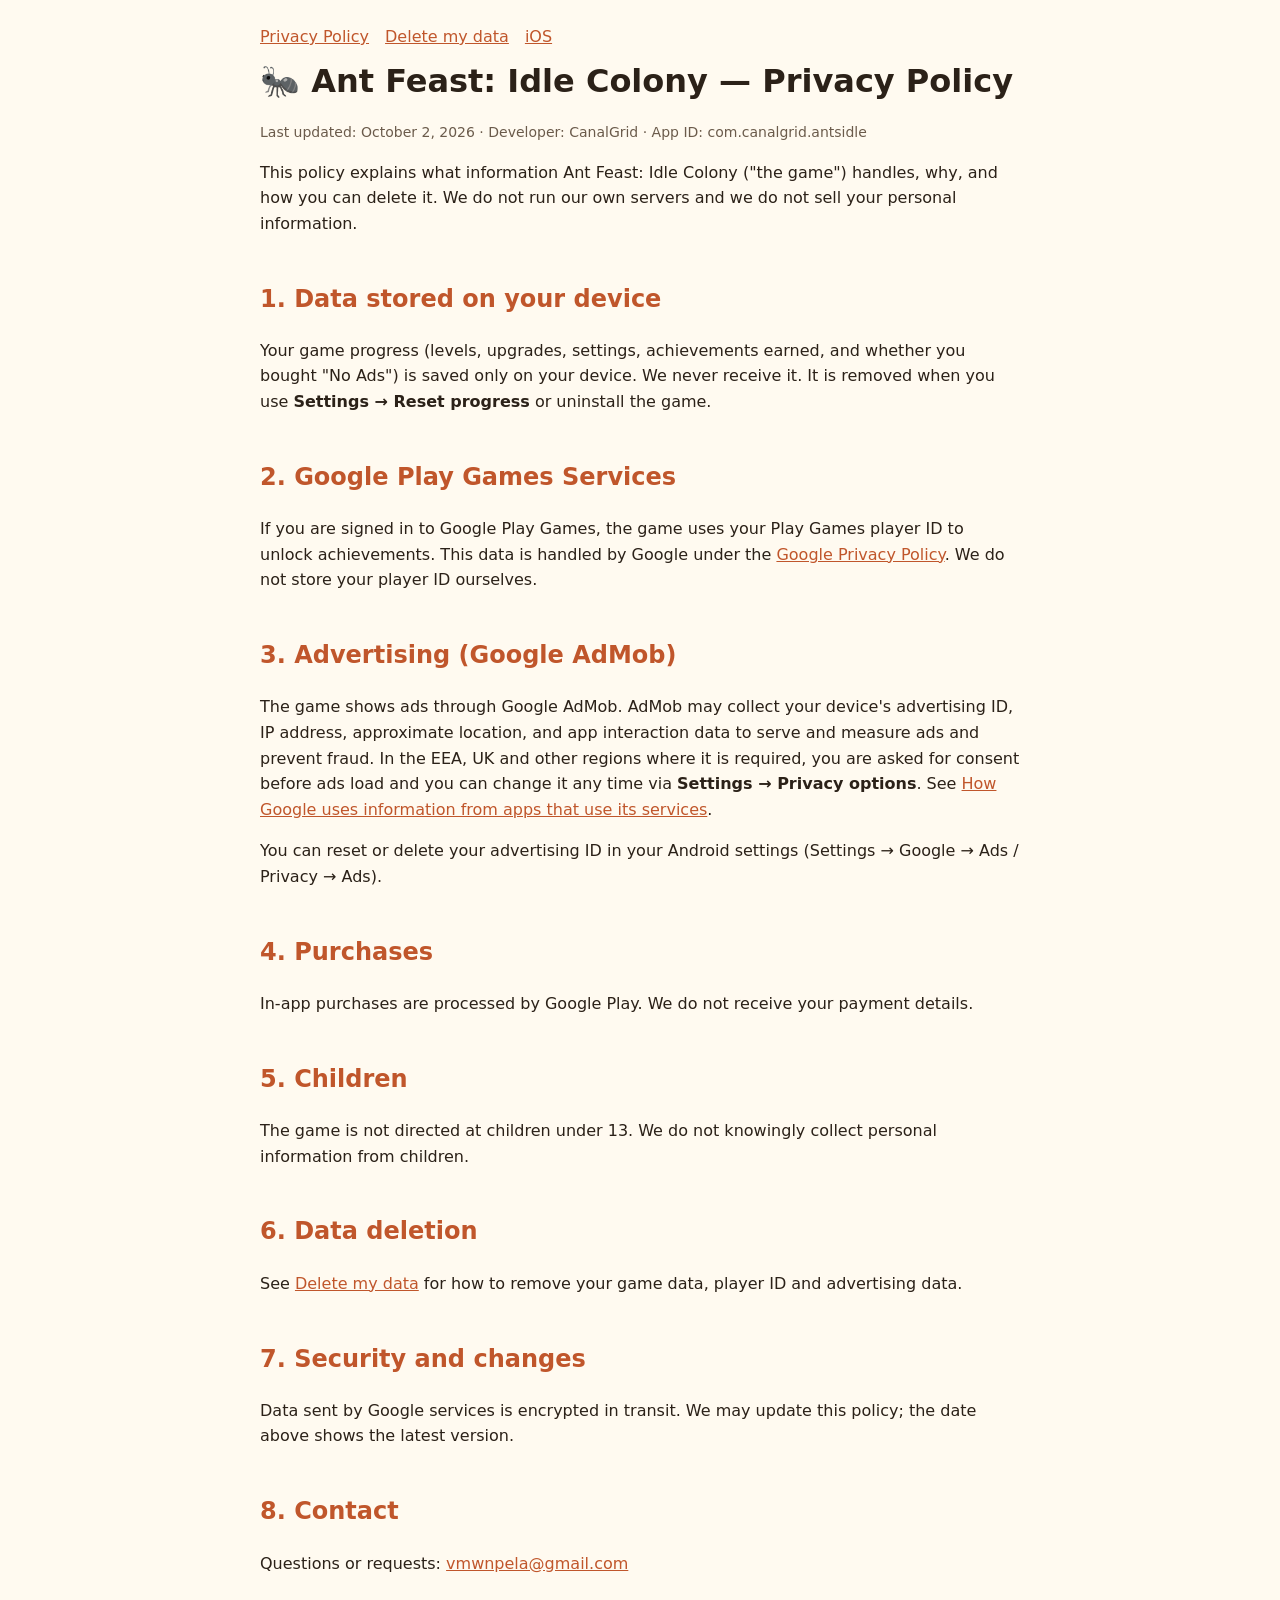
<file: index.html>
<!doctype html>
<html lang="en"><head><meta charset="utf-8"><meta name="viewport" content="width=device-width,initial-scale=1">
<title>Ant Feast Privacy Policy</title><link rel="stylesheet" href="style.css"></head>
<body><main>
<nav><a href="index.html">Privacy Policy</a><a href="delete.html">Delete my data</a><a href="ios/index.html">iOS</a></nav>
<h1>🐜 Ant Feast: Idle Colony — Privacy Policy</h1>
<p class="muted">Last updated: October 2, 2026 · Developer: CanalGrid · App ID: com.canalgrid.antsidle</p>

<p>This policy explains what information Ant Feast: Idle Colony ("the game") handles, why, and how you can delete it.
We do not run our own servers and we do not sell your personal information.</p>

<h2>1. Data stored on your device</h2>
<p>Your game progress (levels, upgrades, settings, achievements earned, and whether you bought "No Ads") is saved
only on your device. We never receive it. It is removed when you use <b>Settings → Reset progress</b> or uninstall the game.</p>

<h2>2. Google Play Games Services</h2>
<p>If you are signed in to Google Play Games, the game uses your Play Games player ID to unlock achievements.
This data is handled by Google under the <a href="https://policies.google.com/privacy">Google Privacy Policy</a>.
We do not store your player ID ourselves.</p>

<h2>3. Advertising (Google AdMob)</h2>
<p>The game shows ads through Google AdMob. AdMob may collect your device's advertising ID, IP address, approximate
location, and app interaction data to serve and measure ads and prevent fraud. In the EEA, UK and other regions
where it is required, you are asked for consent before ads load and you can change it any time via
<b>Settings → Privacy options</b>. See <a href="https://policies.google.com/technologies/partner-sites">How Google uses information from apps that use its services</a>.</p>
<p>You can reset or delete your advertising ID in your Android settings (Settings → Google → Ads / Privacy → Ads).</p>

<h2>4. Purchases</h2>
<p>In-app purchases are processed by Google Play. We do not receive your payment details.</p>

<h2>5. Children</h2>
<p>The game is not directed at children under 13. We do not knowingly collect personal information from children.</p>

<h2>6. Data deletion</h2>
<p>See <a href="delete.html">Delete my data</a> for how to remove your game data, player ID and advertising data.</p>

<h2>7. Security and changes</h2>
<p>Data sent by Google services is encrypted in transit. We may update this policy; the date above shows the latest version.</p>

<h2>8. Contact</h2>
<p>Questions or requests: <a href="mailto:vmwnpela@gmail.com">vmwnpela@gmail.com</a></p>
</main></body></html>
</file>
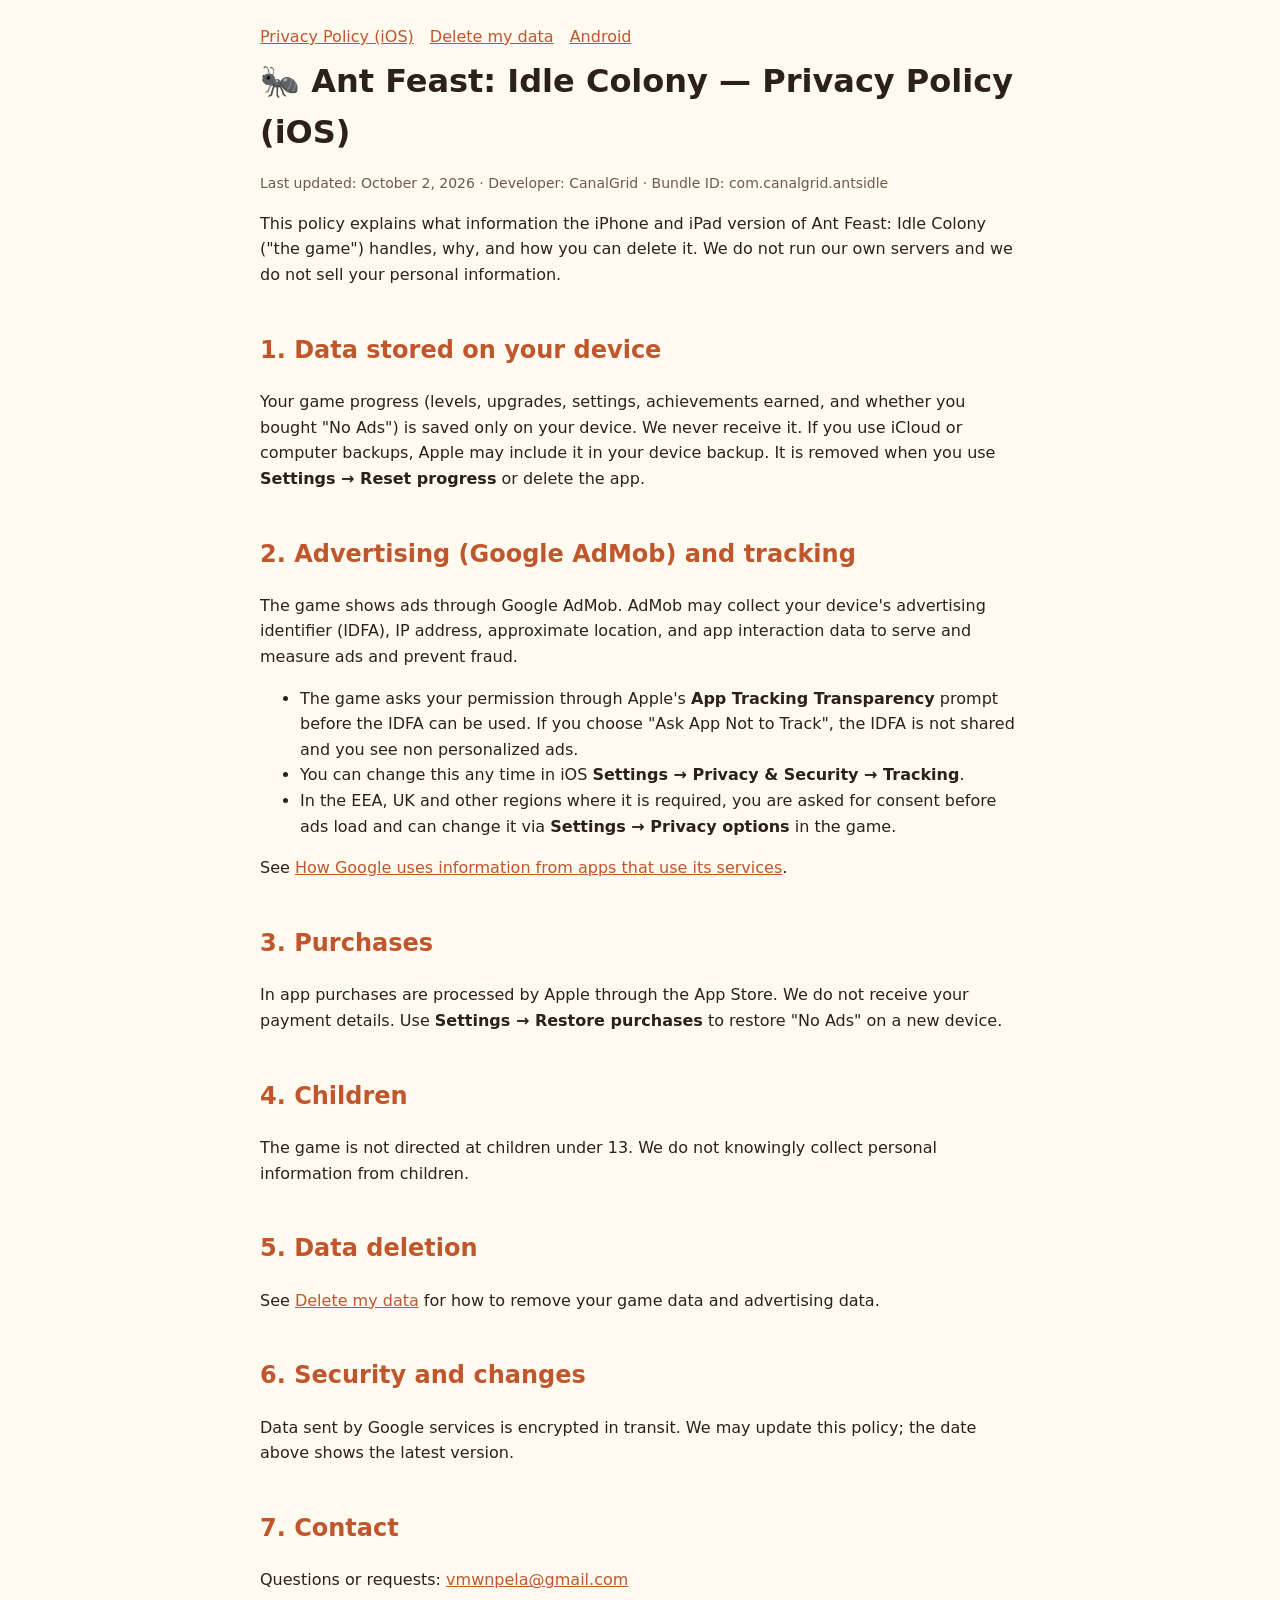
<file: ios/index.html>
<!doctype html>
<html lang="en"><head><meta charset="utf-8"><meta name="viewport" content="width=device-width,initial-scale=1">
<title>Ant Feast Privacy (iOS)</title><link rel="stylesheet" href="../style.css"></head>
<body><main>
<nav><a href="index.html">Privacy Policy (iOS)</a><a href="delete.html">Delete my data</a><a href="../index.html">Android</a></nav>
<h1>🐜 Ant Feast: Idle Colony — Privacy Policy (iOS)</h1>
<p class="muted">Last updated: October 2, 2026 · Developer: CanalGrid · Bundle ID: com.canalgrid.antsidle</p>

<p>This policy explains what information the iPhone and iPad version of Ant Feast: Idle Colony ("the game") handles, why,
and how you can delete it. We do not run our own servers and we do not sell your personal information.</p>

<h2>1. Data stored on your device</h2>
<p>Your game progress (levels, upgrades, settings, achievements earned, and whether you bought "No Ads") is saved
only on your device. We never receive it. If you use iCloud or computer backups, Apple may include it in your device backup.
It is removed when you use <b>Settings → Reset progress</b> or delete the app.</p>

<h2>2. Advertising (Google AdMob) and tracking</h2>
<p>The game shows ads through Google AdMob. AdMob may collect your device's advertising identifier (IDFA), IP address,
approximate location, and app interaction data to serve and measure ads and prevent fraud.</p>
<ul>
<li>The game asks your permission through Apple's <b>App Tracking Transparency</b> prompt before the IDFA can be used.
If you choose "Ask App Not to Track", the IDFA is not shared and you see non personalized ads.</li>
<li>You can change this any time in iOS <b>Settings → Privacy &amp; Security → Tracking</b>.</li>
<li>In the EEA, UK and other regions where it is required, you are asked for consent before ads load and can change it via
<b>Settings → Privacy options</b> in the game.</li>
</ul>
<p>See <a href="https://policies.google.com/technologies/partner-sites">How Google uses information from apps that use its services</a>.</p>

<h2>3. Purchases</h2>
<p>In app purchases are processed by Apple through the App Store. We do not receive your payment details.
Use <b>Settings → Restore purchases</b> to restore "No Ads" on a new device.</p>

<h2>4. Children</h2>
<p>The game is not directed at children under 13. We do not knowingly collect personal information from children.</p>

<h2>5. Data deletion</h2>
<p>See <a href="delete.html">Delete my data</a> for how to remove your game data and advertising data.</p>

<h2>6. Security and changes</h2>
<p>Data sent by Google services is encrypted in transit. We may update this policy; the date above shows the latest version.</p>

<h2>7. Contact</h2>
<p>Questions or requests: <a href="mailto:vmwnpela@gmail.com">vmwnpela@gmail.com</a></p>
</main></body></html>
</file>
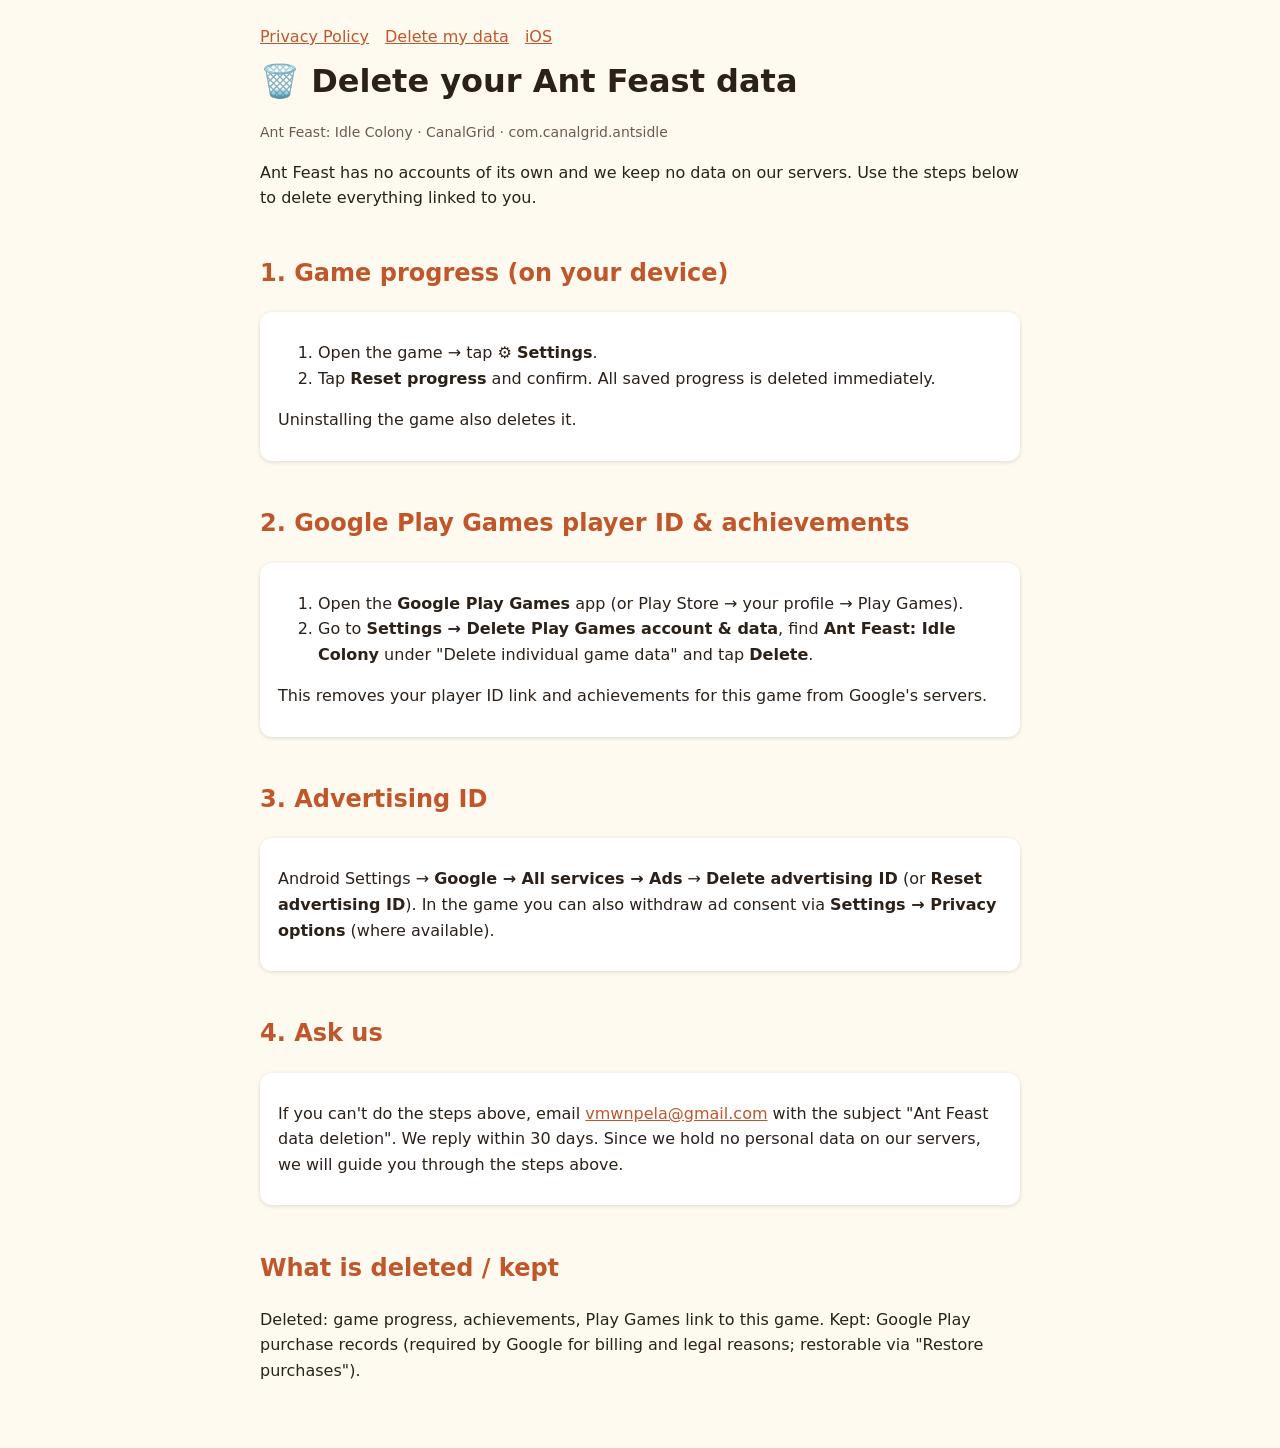
<file: delete.html>
<!doctype html>
<html lang="en"><head><meta charset="utf-8"><meta name="viewport" content="width=device-width,initial-scale=1">
<title>Ant Feast Data Deletion</title><link rel="stylesheet" href="style.css"></head>
<body><main>
<nav><a href="index.html">Privacy Policy</a><a href="delete.html">Delete my data</a><a href="ios/index.html">iOS</a></nav>
<h1>🗑️ Delete your Ant Feast data</h1>
<p class="muted">Ant Feast: Idle Colony · CanalGrid · com.canalgrid.antsidle</p>
<p>Ant Feast has no accounts of its own and we keep no data on our servers. Use the steps below to delete everything linked to you.</p>

<h2>1. Game progress (on your device)</h2>
<div class="card"><ol>
<li>Open the game → tap ⚙️ <b>Settings</b>.</li>
<li>Tap <b>Reset progress</b> and confirm. All saved progress is deleted immediately.</li>
</ol><p>Uninstalling the game also deletes it.</p></div>

<h2>2. Google Play Games player ID & achievements</h2>
<div class="card"><ol>
<li>Open the <b>Google Play Games</b> app (or Play Store → your profile → Play Games).</li>
<li>Go to <b>Settings → Delete Play Games account &amp; data</b>, find <b>Ant Feast: Idle Colony</b> under "Delete individual game data" and tap <b>Delete</b>.</li>
</ol><p>This removes your player ID link and achievements for this game from Google's servers.</p></div>

<h2>3. Advertising ID</h2>
<div class="card"><p>Android Settings → <b>Google → All services → Ads</b> → <b>Delete advertising ID</b> (or <b>Reset advertising ID</b>).
In the game you can also withdraw ad consent via <b>Settings → Privacy options</b> (where available).</p></div>

<h2>4. Ask us</h2>
<div class="card"><p>If you can't do the steps above, email <a href="mailto:vmwnpela@gmail.com?subject=Ant%20Feast%20data%20deletion">vmwnpela@gmail.com</a>
with the subject "Ant Feast data deletion". We reply within 30 days. Since we hold no personal data on our servers, we will guide you through the steps above.</p></div>

<h2>What is deleted / kept</h2>
<p>Deleted: game progress, achievements, Play Games link to this game. Kept: Google Play purchase records (required by Google for billing and legal reasons; restorable via "Restore purchases").</p>
</main></body></html>
</file>
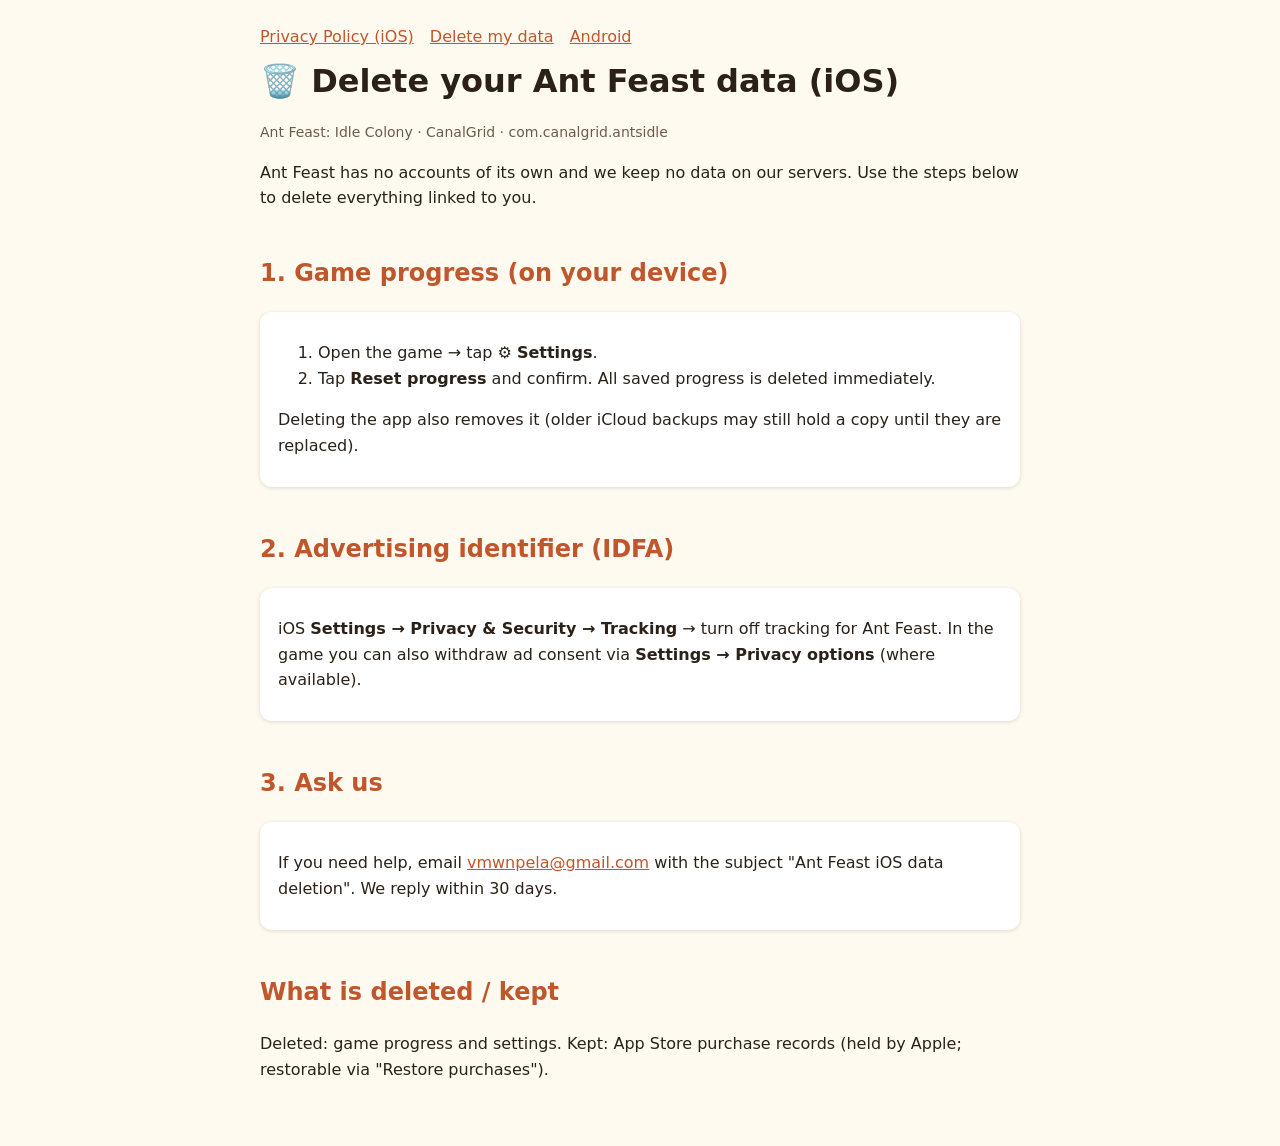
<file: ios/delete.html>
<!doctype html>
<html lang="en"><head><meta charset="utf-8"><meta name="viewport" content="width=device-width,initial-scale=1">
<title>Ant Feast Data Deletion (iOS)</title><link rel="stylesheet" href="../style.css"></head>
<body><main>
<nav><a href="index.html">Privacy Policy (iOS)</a><a href="delete.html">Delete my data</a><a href="../delete.html">Android</a></nav>
<h1>🗑️ Delete your Ant Feast data (iOS)</h1>
<p class="muted">Ant Feast: Idle Colony · CanalGrid · com.canalgrid.antsidle</p>
<p>Ant Feast has no accounts of its own and we keep no data on our servers. Use the steps below to delete everything linked to you.</p>

<h2>1. Game progress (on your device)</h2>
<div class="card"><ol>
<li>Open the game → tap ⚙️ <b>Settings</b>.</li>
<li>Tap <b>Reset progress</b> and confirm. All saved progress is deleted immediately.</li>
</ol><p>Deleting the app also removes it (older iCloud backups may still hold a copy until they are replaced).</p></div>

<h2>2. Advertising identifier (IDFA)</h2>
<div class="card"><p>iOS <b>Settings → Privacy &amp; Security → Tracking</b> → turn off tracking for Ant Feast.
In the game you can also withdraw ad consent via <b>Settings → Privacy options</b> (where available).</p></div>

<h2>3. Ask us</h2>
<div class="card"><p>If you need help, email <a href="mailto:vmwnpela@gmail.com?subject=Ant%20Feast%20iOS%20data%20deletion">vmwnpela@gmail.com</a>
with the subject "Ant Feast iOS data deletion". We reply within 30 days.</p></div>

<h2>What is deleted / kept</h2>
<p>Deleted: game progress and settings. Kept: App Store purchase records (held by Apple; restorable via "Restore purchases").</p>
</main></body></html>
</file>
<file: style.css>
:root{--bg:#fffaf0;--fg:#2b2118;--muted:#6b5b4b;--accent:#c0562b;--card:#fff}
@media (prefers-color-scheme:dark){:root{--bg:#1d1813;--fg:#f3ebe1;--muted:#b8a896;--accent:#f08a5d;--card:#28211a}}
body{margin:0;background:var(--bg);color:var(--fg);font:16px/1.6 system-ui,-apple-system,"Segoe UI",sans-serif}
main{max-width:760px;margin:0 auto;padding:24px 16px 48px}
h1{margin:.2em 0}h2{margin-top:1.8em;color:var(--accent)}
a{color:var(--accent)}.muted{color:var(--muted);font-size:14px}
.card{background:var(--card);border-radius:12px;padding:12px 18px;box-shadow:0 1px 4px #0002}
nav a{margin-right:16px}
</file>
